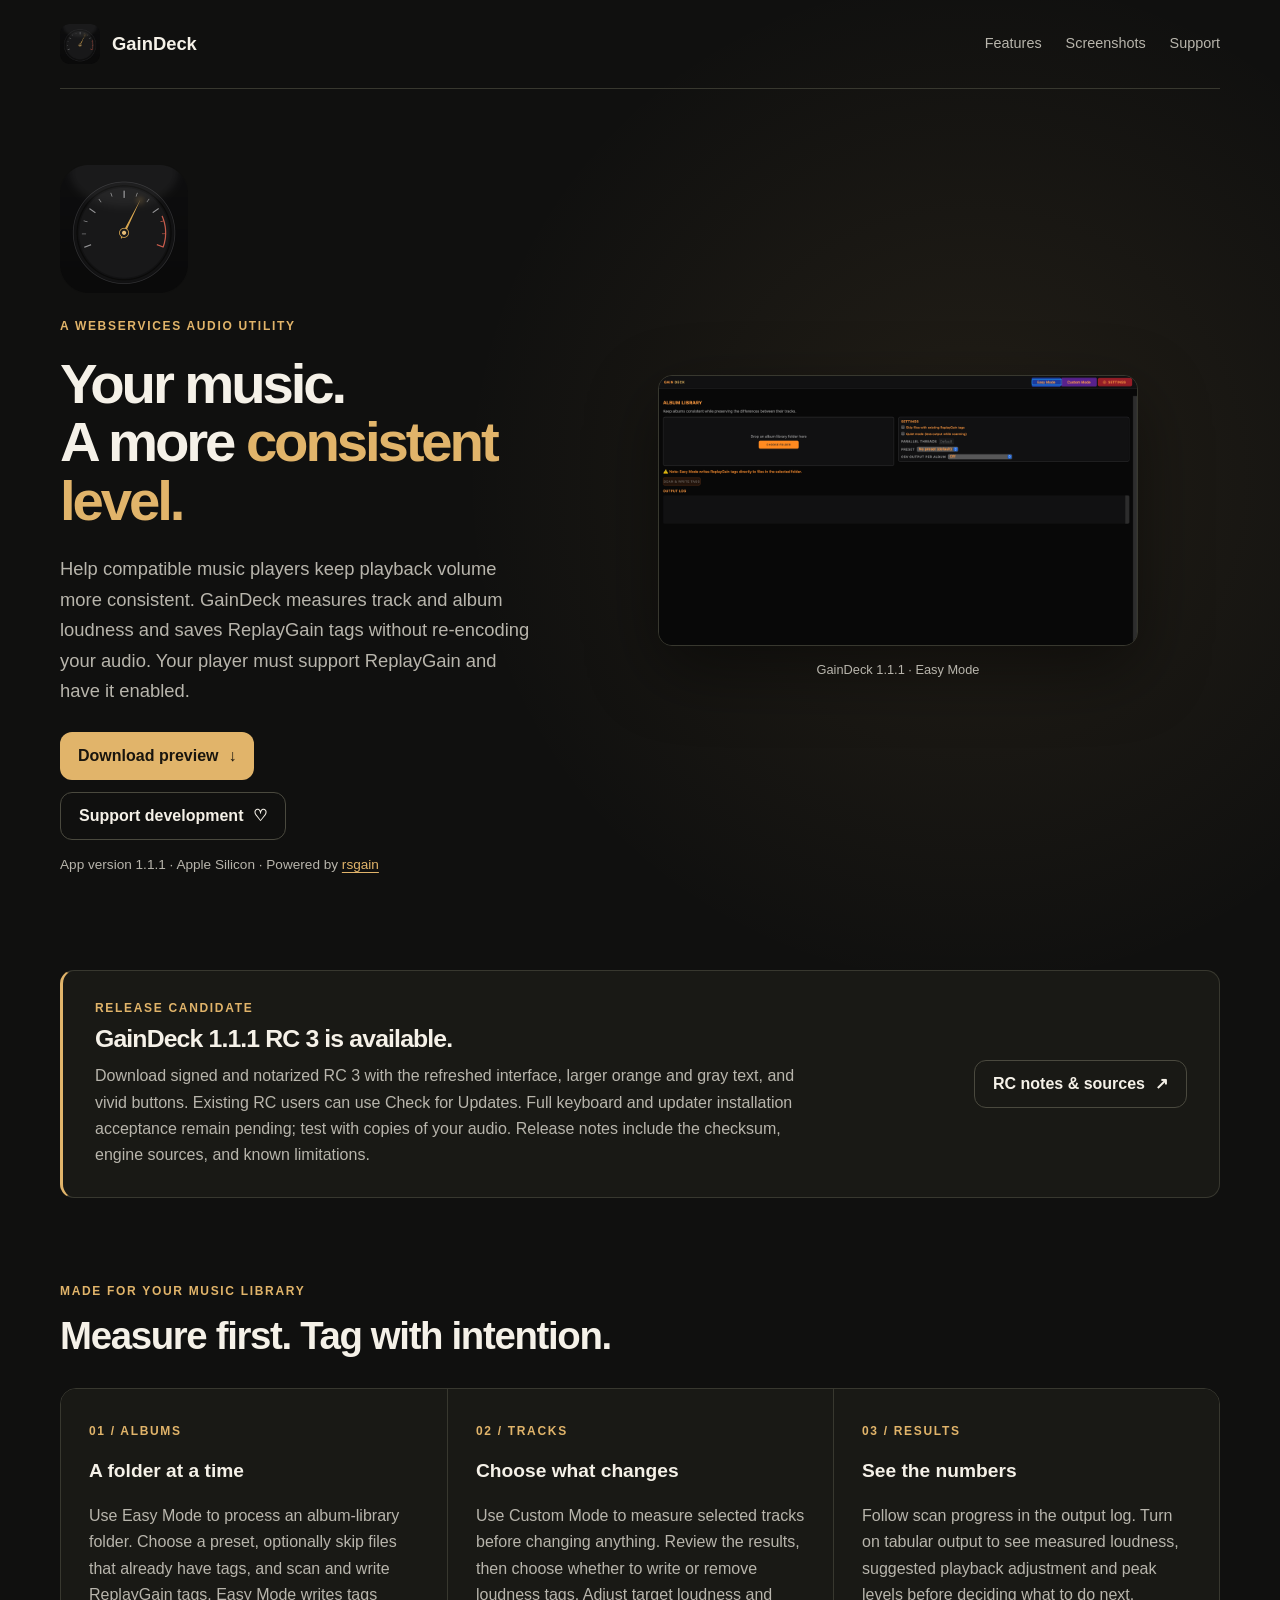
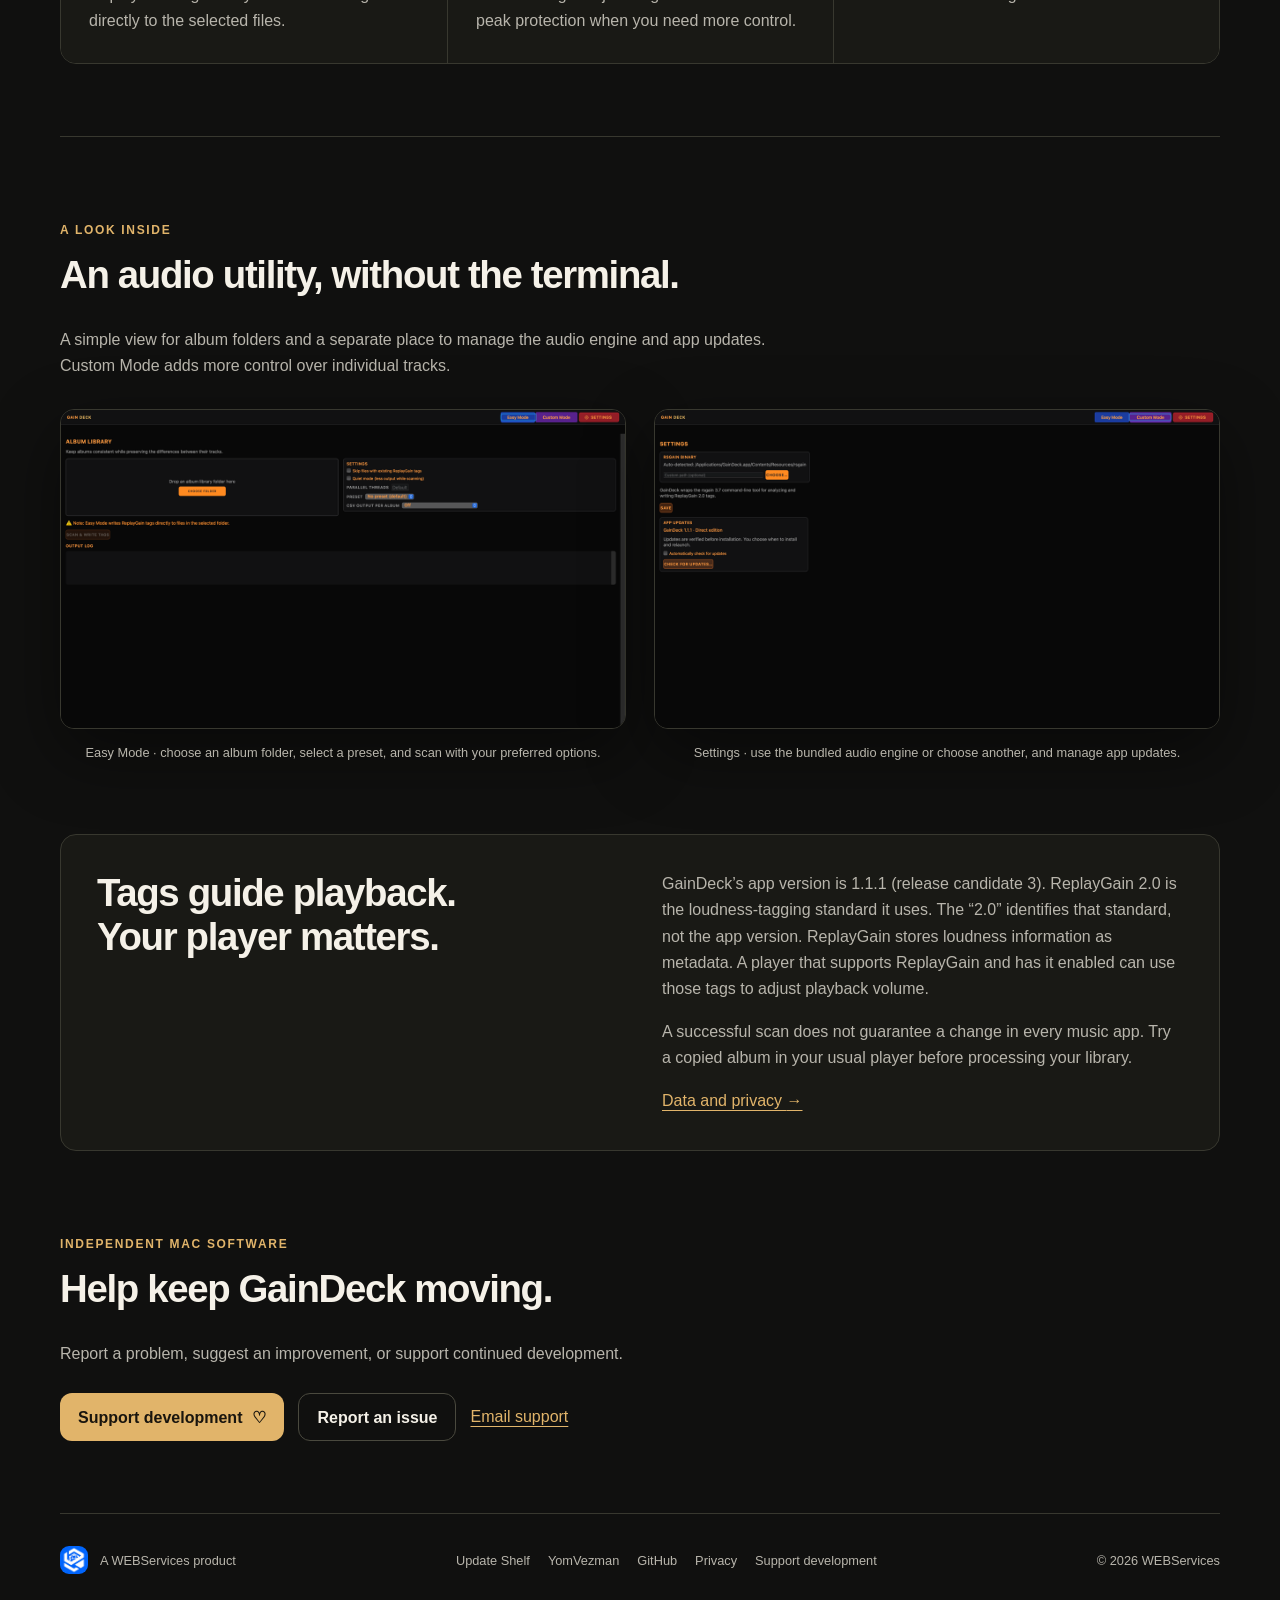
<file: index.html>
<!doctype html>
<html lang="en">
<head><meta charset="utf-8"><meta name="viewport" content="width=device-width,initial-scale=1"><title>GainDeck — A consistent level for your music</title><meta name="description" content="Analyze tracks and album folders, inspect loudness and peaks, and manage ReplayGain tags in a native Mac app. GainDeck 1.1.1 RC 3 for Apple Silicon."><meta name="theme-color" content="#10100f"><link rel="icon" href="assets/gaindeck-icon.png" type="image/png"><link rel="stylesheet" href="styles.css?v=20261113-buttons"></head>
<body>
<a class="skip" href="#main">Skip to content</a>
<header class="wrap site-header"><a class="brand" href="./"><img src="assets/gaindeck-icon.png" alt="" width="40" height="40">GainDeck</a><nav aria-label="Main navigation"><a href="#features">Features</a><a href="#screenshots">Screenshots</a><a href="#support">Support</a></nav></header>
<main id="main" class="wrap">
<section class="hero"><div class="hero-copy"><img class="hero-icon" src="assets/gaindeck-icon.png" alt="GainDeck app icon: a gold VU meter" width="128" height="128"><p class="eyebrow">A WEBServices audio utility</p><h1>Your music.<br>A more <span>consistent level.</span></h1><p class="intro">Help compatible music players keep playback volume more consistent. GainDeck measures track and album loudness and saves ReplayGain tags without re-encoding your audio. Your player must support ReplayGain and have it enabled.</p><div class="actions"><a class="button primary" href="https://github.com/WEBServices-ORG/gaindeck-releases/releases/download/v1.1.1-rc.3/GainDeck-1.1.1-arm64.dmg">Download preview <span aria-hidden="true">↓</span></a><a class="button secondary" href="https://www.paypal.com/ncp/payment/VRVYW4BB3CH3L" target="_blank" rel="noopener noreferrer">Support development <span aria-hidden="true">♡</span></a></div><p class="small">App version 1.1.1 · Apple Silicon · Powered by <a href="https://github.com/complexlogic/rsgain">rsgain</a></p></div>
<figure class="hero-art">
<div class="product-screenshot"><img src="assets/gaindeck-easy-20261113-720p.png" alt="GainDeck 1.1.1 Easy Mode with album folder selection, scan settings, and tag-writing warning." width="1280" height="720" fetchpriority="high"></div>
<figcaption>GainDeck 1.1.1 · Easy Mode</figcaption>
</figure></section>
<section id="download" class="release-panel" aria-labelledby="release-title"><div><p class="eyebrow">Release candidate</p><h2 id="release-title">GainDeck 1.1.1 RC 3 is available.</h2><p>Download signed and notarized RC 3 with the refreshed interface, larger orange and gray text, and vivid buttons. Existing RC users can use Check for Updates. Full keyboard and updater installation acceptance remain pending; test with copies of your audio. Release notes include the checksum, engine sources, and known limitations.</p></div><a class="button secondary" href="https://github.com/WEBServices-ORG/gaindeck-releases/releases/tag/v1.1.1-rc.3">RC notes &amp; sources <span aria-hidden="true">↗</span></a></section>
<section id="features" class="section"><p class="eyebrow">Made for your music library</p><h2>Measure first. Tag with intention.</h2><div class="features"><article><span class="number">01 / ALBUMS</span><h3>A folder at a time</h3><p>Use Easy Mode to process an album-library folder. Choose a preset, optionally skip files that already have tags, and scan and write ReplayGain tags. Easy Mode writes tags directly to the selected files.</p></article><article><span class="number">02 / TRACKS</span><h3>Choose what changes</h3><p>Use Custom Mode to measure selected tracks before changing anything. Review the results, then choose whether to write or remove loudness tags. Adjust target loudness and peak protection when you need more control.</p></article><article><span class="number">03 / RESULTS</span><h3>See the numbers</h3><p>Follow scan progress in the output log. Turn on tabular output to see measured loudness, suggested playback adjustment and peak levels before deciding what to do next.</p></article></div></section>
<section id="screenshots" class="section"><p class="eyebrow">A look inside</p><h2>An audio utility, without the terminal.</h2><p class="section-intro">A simple view for album folders and a separate place to manage the audio engine and app updates. Custom Mode adds more control over individual tracks.</p><div class="screenshot-grid"><figure class="wide-shot"><div class="product-screenshot"><img src="assets/gaindeck-easy-20261113-720p.png" alt="Easy Mode showing a library folder drop area, scan settings and tag-writing warning." width="1280" height="720" loading="lazy"></div><figcaption>Easy Mode · choose an album folder, select a preset, and scan with your preferred options.</figcaption></figure><figure class="wide-shot"><div class="product-screenshot"><img src="assets/gaindeck-settings-20261113-720p.png" alt="GainDeck Settings with engine selection and app updates." width="1280" height="720" loading="lazy"></div><figcaption>Settings · use the bundled audio engine or choose another, and manage app updates.</figcaption></figure></div></section>
<section class="quiet-panel"><h2>Tags guide playback.<br>Your player matters.</h2><div><p>GainDeck’s app version is 1.1.1 (release candidate 3). ReplayGain 2.0 is the loudness-tagging standard it uses. The “2.0” identifies that standard, not the app version. ReplayGain stores loudness information as metadata. A player that supports ReplayGain and has it enabled can use those tags to adjust playback volume.</p><p>A successful scan does not guarantee a change in every music app. Try a copied album in your usual player before processing your library.</p><a href="privacy.html">Data and privacy <span aria-hidden="true">→</span></a></div></section>
<section id="support" class="section"><p class="eyebrow">Independent Mac software</p><h2>Help keep GainDeck moving.</h2><p class="section-intro">Report a problem, suggest an improvement, or support continued development.</p><div class="actions"><a class="button primary" href="https://www.paypal.com/ncp/payment/VRVYW4BB3CH3L" target="_blank" rel="noopener noreferrer">Support development <span aria-hidden="true">♡</span></a><a class="button secondary" href="https://github.com/WEBServices-ORG/gaindeck-releases/issues">Report an issue</a><a href="mailto:beacons_mobile_9k@icloud.com">Email support</a></div></section>
</main>
<footer class="wrap site-footer"><div class="publisher"><img src="assets/webservices-mark.png" alt="" width="28" height="28"><span>A WEBServices product</span></div><nav aria-label="Related products and support"><a href="https://webservices-org.github.io/update-shelf-releases/">Update Shelf</a><a href="https://webservices-org.github.io/yomvezman-releases/">YomVezman</a><a href="https://github.com/WEBServices-ORG/gaindeck-releases">GitHub</a><a href="privacy.html">Privacy</a><a href="https://www.paypal.com/ncp/payment/VRVYW4BB3CH3L" target="_blank" rel="noopener noreferrer">Support development</a></nav><span>© 2026 WEBServices</span></footer>
</body></html>
</file>
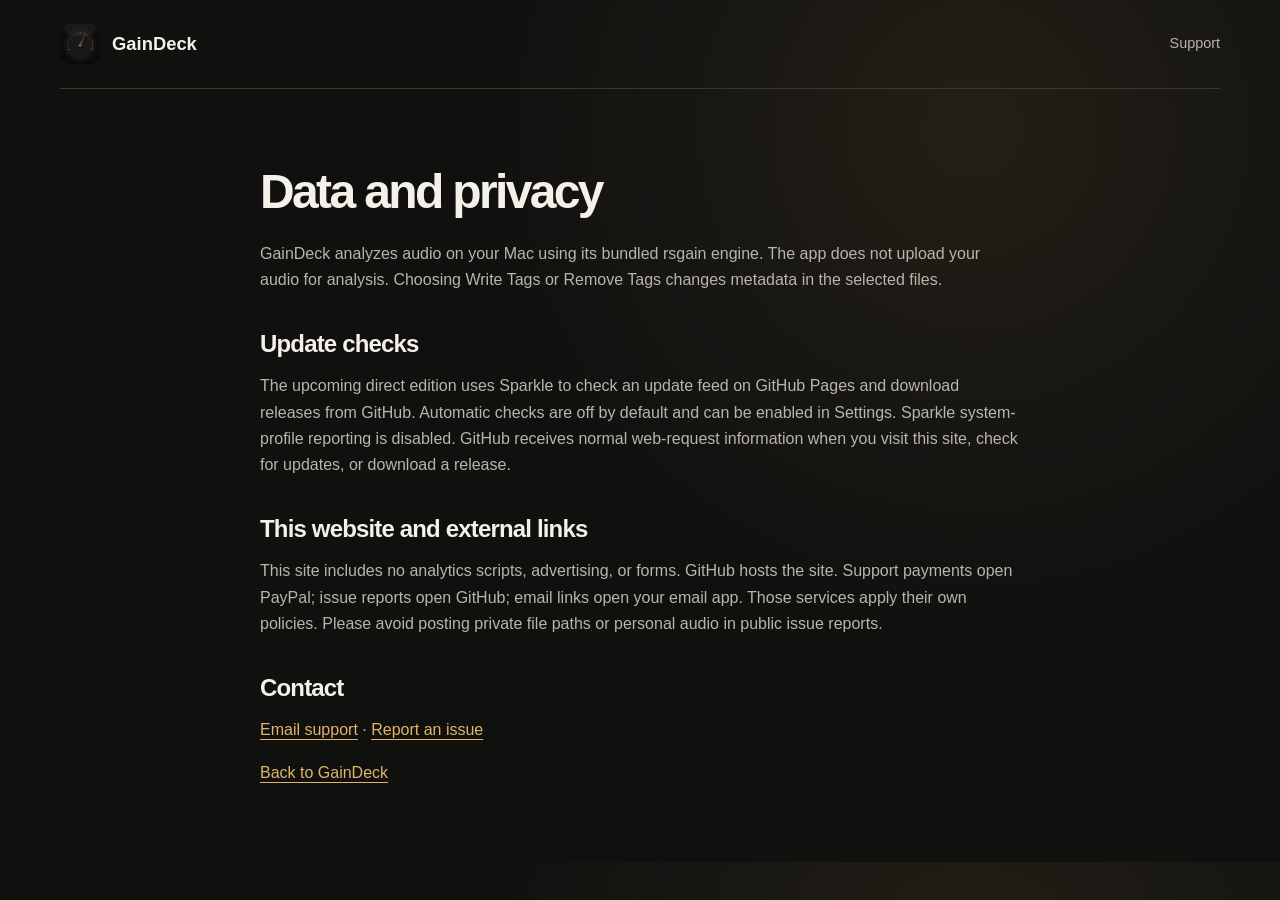
<file: privacy.html>
<!doctype html>
<html lang="en"><head><meta charset="utf-8"><meta name="viewport" content="width=device-width,initial-scale=1"><title>GainDeck — Data and privacy</title><link rel="icon" href="assets/gaindeck-icon.png" type="image/png"><link rel="stylesheet" href="styles.css"></head>
<body><header class="wrap site-header"><a class="brand" href="./"><img src="assets/gaindeck-icon.png" alt="" width="40" height="40">GainDeck</a><nav aria-label="Navigation"><a href="./#support">Support</a></nav></header><main class="wrap prose"><h1>Data and privacy</h1><p>GainDeck analyzes audio on your Mac using its bundled rsgain engine. The app does not upload your audio for analysis. Choosing Write Tags or Remove Tags changes metadata in the selected files.</p><h2>Update checks</h2><p>The upcoming direct edition uses Sparkle to check an update feed on GitHub Pages and download releases from GitHub. Automatic checks are off by default and can be enabled in Settings. Sparkle system-profile reporting is disabled. GitHub receives normal web-request information when you visit this site, check for updates, or download a release.</p><h2>This website and external links</h2><p>This site includes no analytics scripts, advertising, or forms. GitHub hosts the site. Support payments open PayPal; issue reports open GitHub; email links open your email app. Those services apply their own policies. Please avoid posting private file paths or personal audio in public issue reports.</p><h2>Contact</h2><p><a href="mailto:beacons_mobile_9k@icloud.com">Email support</a> · <a href="https://github.com/WEBServices-ORG/gaindeck-releases/issues">Report an issue</a></p><p><a href="./">Back to GainDeck</a></p></main></body></html>
</file>
<file: styles.css>
:root{color-scheme:dark;--bg:#10100f;--panel:#191915;--text:#f5f1e8;--muted:#b8b5ac;--line:#38382f;--accent:#e1b46a;font-family:-apple-system,BlinkMacSystemFont,"SF Pro Display","Segoe UI",sans-serif}
*{box-sizing:border-box}html{scroll-behavior:smooth;scroll-padding-top:2rem}body{margin:0;background:radial-gradient(circle at 76% 15%,rgba(225,180,106,.09),transparent 32rem),var(--bg);color:var(--text);line-height:1.65;-webkit-font-smoothing:antialiased}a{color:var(--accent);text-underline-offset:.22em}a:hover{color:#f5d6a0}a:focus-visible{outline:3px solid var(--accent);outline-offset:5px;border-radius:3px}.wrap{width:min(1160px,calc(100% - 64px));margin-inline:auto}.skip{position:absolute;top:-100px;left:20px;z-index:10;padding:12px 16px;background:var(--panel)}.skip:focus{top:12px}.site-header{display:flex;align-items:center;justify-content:space-between;gap:24px;padding-block:24px;border-bottom:1px solid var(--line)}.brand,.publisher{display:flex;align-items:center;gap:12px}.brand{color:var(--text);font-size:1.15rem;font-weight:750;text-decoration:none}.brand img,.publisher img{display:block;border-radius:9px}nav{display:flex;flex-wrap:wrap;gap:24px}nav a{color:var(--muted);text-decoration:none;font-size:.9rem}.hero{display:grid;grid-template-columns:.85fr 1.15fr;gap:40px;align-items:center;padding-block:76px 80px}.hero-icon{display:block;margin-bottom:24px}.eyebrow,.number{font-size:.75rem;letter-spacing:.14em;text-transform:uppercase;color:var(--accent);font-weight:700}h1{font-size:clamp(2.8rem,4.4vw,4.5rem);line-height:1.04;letter-spacing:-.055em;margin:18px 0 24px}h1 span{color:var(--accent)}.intro{font-size:1.15rem;color:var(--muted);max-width:34rem}.actions{display:flex;align-items:center;gap:14px;flex-wrap:wrap;margin-top:26px}.button{display:inline-flex;align-items:center;justify-content:center;gap:10px;min-height:48px;padding:12px 18px;border-radius:12px;text-decoration:none;font-weight:650;line-height:1.35}.primary{background:var(--accent);color:#19150e}.primary:hover{background:#f0c887;color:#19150e}.secondary{border:1px solid #4a493e;color:var(--text)}.secondary:hover{border-color:var(--accent);color:var(--text)}.small{font-size:.85rem;color:var(--muted)}.hero-art{min-width:0;width:100%;max-width:480px;margin:0 auto}.product-screenshot{display:block;overflow:hidden;border:1px solid var(--line);border-radius:14px;box-shadow:0 24px 70px rgba(0,0,0,.45)}.product-screenshot img{display:block;width:100%;height:auto}figcaption{text-align:center;color:var(--muted);font-size:.8rem;margin-top:14px;line-height:1.5}.release-panel{display:flex;align-items:center;justify-content:space-between;gap:32px;padding:28px 32px;border:1px solid var(--line);border-left:3px solid var(--accent);border-radius:14px;background:var(--panel)}.release-panel h2{font-size:1.55rem;margin:6px 0 10px}.release-panel p{max-width:700px;margin:0;color:var(--muted)}.release-panel .eyebrow{color:var(--accent)}.release-panel .button{flex-shrink:0}.section{padding-block:72px}.section+.section{border-top:1px solid var(--line)}h2{font-size:clamp(1.9rem,3vw,2.7rem);line-height:1.15;letter-spacing:-.035em;margin:12px 0 30px}.features{display:grid;grid-template-columns:repeat(3,minmax(0,1fr));border:1px solid var(--line);border-radius:16px;overflow:hidden}.features article{padding:28px;background:var(--panel)}.features article+article{border-left:1px solid var(--line)}h3{font-size:1.2rem;margin:12px 0}.features p,.section-intro,.quiet-panel p,.prose p{color:var(--muted)}.features p{margin-bottom:0}.section-intro{max-width:720px}.screenshot-grid{display:grid;grid-template-columns:repeat(2,minmax(0,1fr));gap:28px;margin-top:30px}.wide-shot{width:100%;min-width:0;margin:0}.quiet-panel{display:grid;grid-template-columns:1fr 1fr;gap:44px;padding:36px;background:var(--panel);border:1px solid var(--line);border-radius:16px}.quiet-panel h2{margin:0}.quiet-panel p:first-child{margin-top:0}.site-footer{display:flex;align-items:center;flex-wrap:wrap;gap:24px;justify-content:space-between;padding-block:32px;border-top:1px solid var(--line);font-size:.8rem;color:var(--muted)}.site-footer nav{gap:18px}.site-footer nav a{font-size:.8rem}.prose{max-width:760px;padding-block:60px}.prose h1{font-size:3rem}.prose h2{font-size:1.5rem;margin-top:36px;margin-bottom:16px}
@media(max-width:980px){.hero{grid-template-columns:1fr;gap:30px}.hero-copy{max-width:700px}.hero-icon{width:96px;height:96px}.release-panel{align-items:flex-start;flex-direction:column}.features{grid-template-columns:1fr}.features article+article{border-left:0;border-top:1px solid var(--line)}}
@media(max-width:640px){.screenshot-grid{grid-template-columns:1fr}.wrap{width:calc(100% - 36px)}.site-header{flex-wrap:wrap;gap:16px}nav{gap:18px}.hero{padding-block:44px}h1{font-size:clamp(2.5rem,9vw,3.5rem)}.section{padding-block:44px}.quiet-panel{grid-template-columns:1fr;padding:24px;gap:24px}.release-panel{padding:24px}.site-footer{align-items:flex-start;flex-direction:column}.prose h1{font-size:2.4rem}}
@media(prefers-reduced-motion:reduce){html{scroll-behavior:auto}}

/* Enlarge the actual tag-mode control without modifying the source screenshot. */
.workflow-card{padding:24px;background:var(--panel);border:1px solid var(--line);border-radius:18px}
.workflow-card h2{font-size:clamp(1.6rem,2.5vw,2.1rem);margin:10px 0 24px}
.control-closeup{display:block;position:relative;overflow:hidden;aspect-ratio:410/85;border:1px solid #62503a;border-radius:10px;background:#111}
.control-closeup img{position:absolute;width:468.292683%;max-width:none;height:auto;left:-3.902439%;top:-517.647059%}
.workflow-steps{padding:0;margin:26px 0;list-style:none;counter-reset:step;display:grid;gap:20px}
.workflow-steps li{counter-increment:step;position:relative;padding-left:36px}
.workflow-steps li::before{content:counter(step,decimal-leading-zero);position:absolute;left:0;color:var(--accent);font-size:.8rem;font-weight:700;top:3px}
.workflow-steps strong,.workflow-steps span{display:block}
.workflow-steps strong{font-size:1rem;color:var(--text)}
.workflow-steps span{font-size:1rem;color:#cfccc3;line-height:1.5;margin-top:4px}
.workflow-card figcaption{font-size:.875rem}
@media(max-width:380px){.workflow-card{padding:16px}}

/* Keep primary product actions consistent across WEBServices sites. */
.hero-copy .actions{flex-direction:column;align-items:flex-start;gap:12px}
</file>
